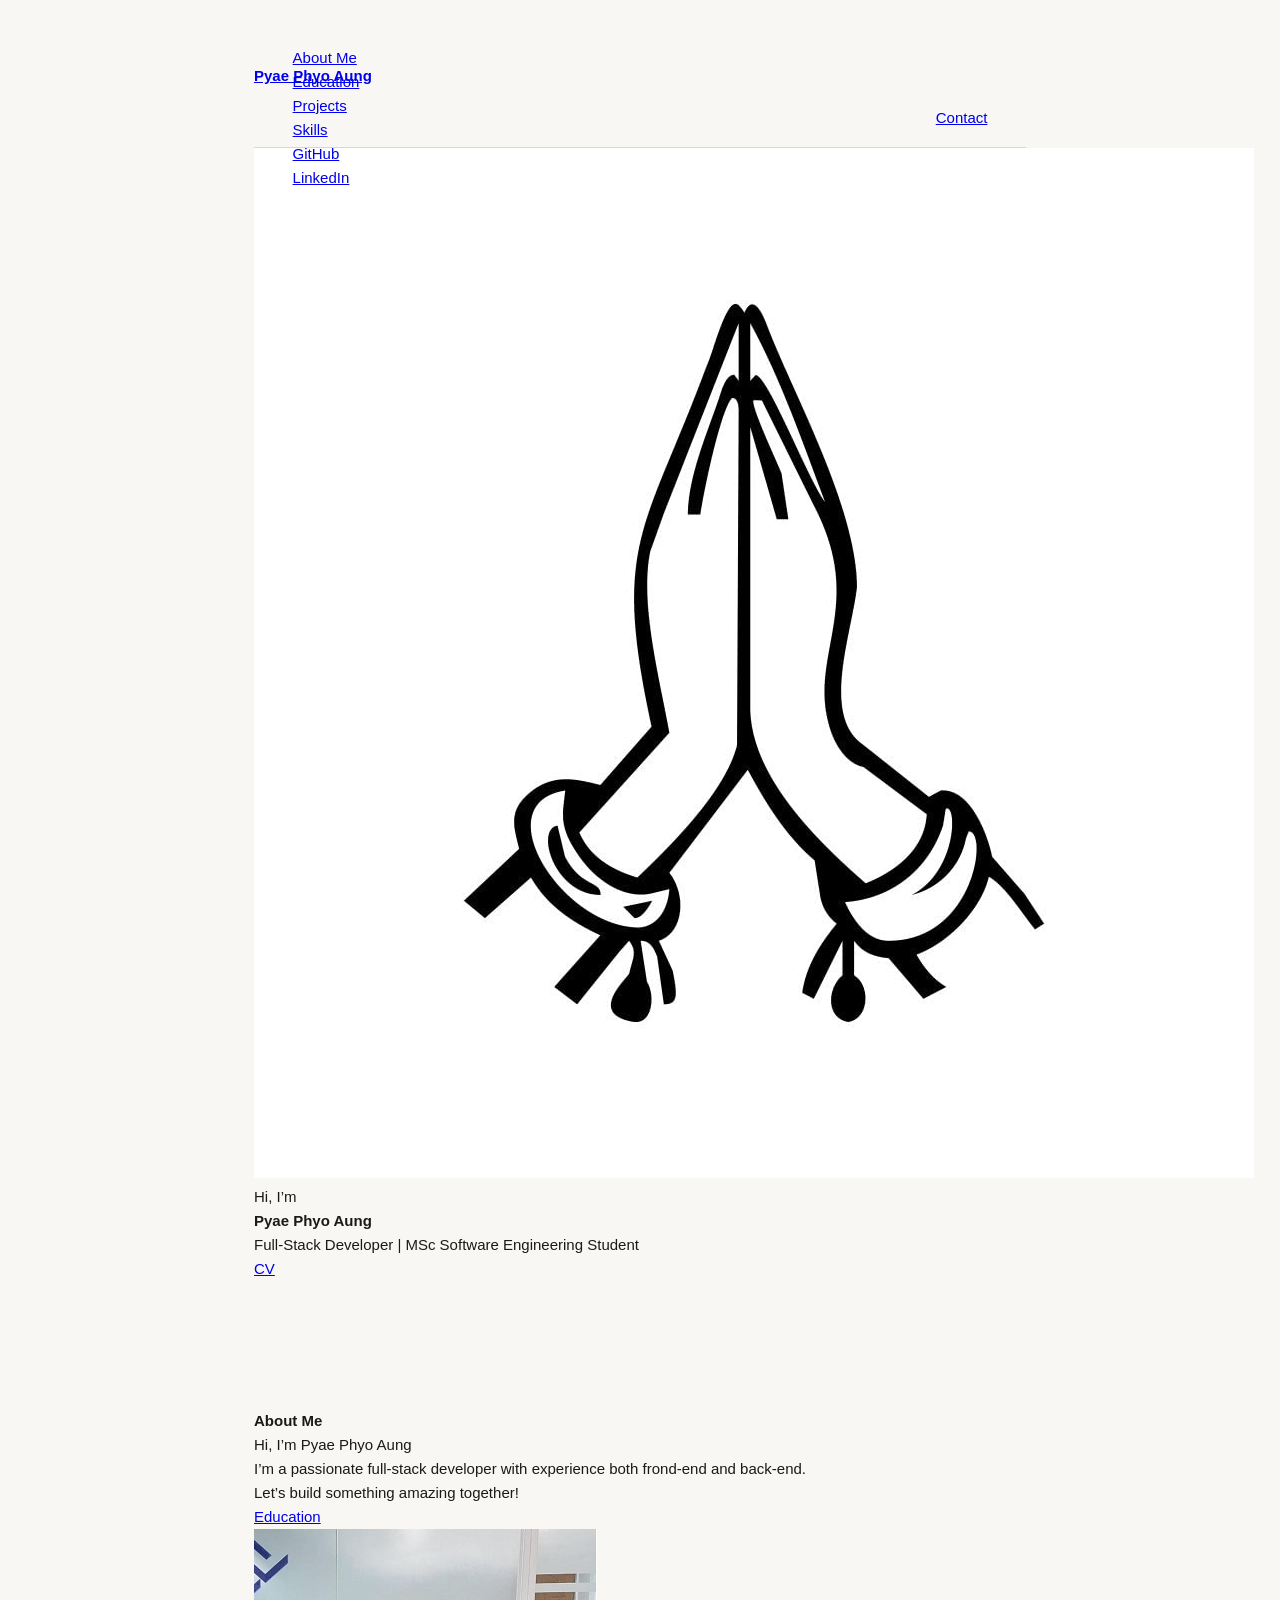
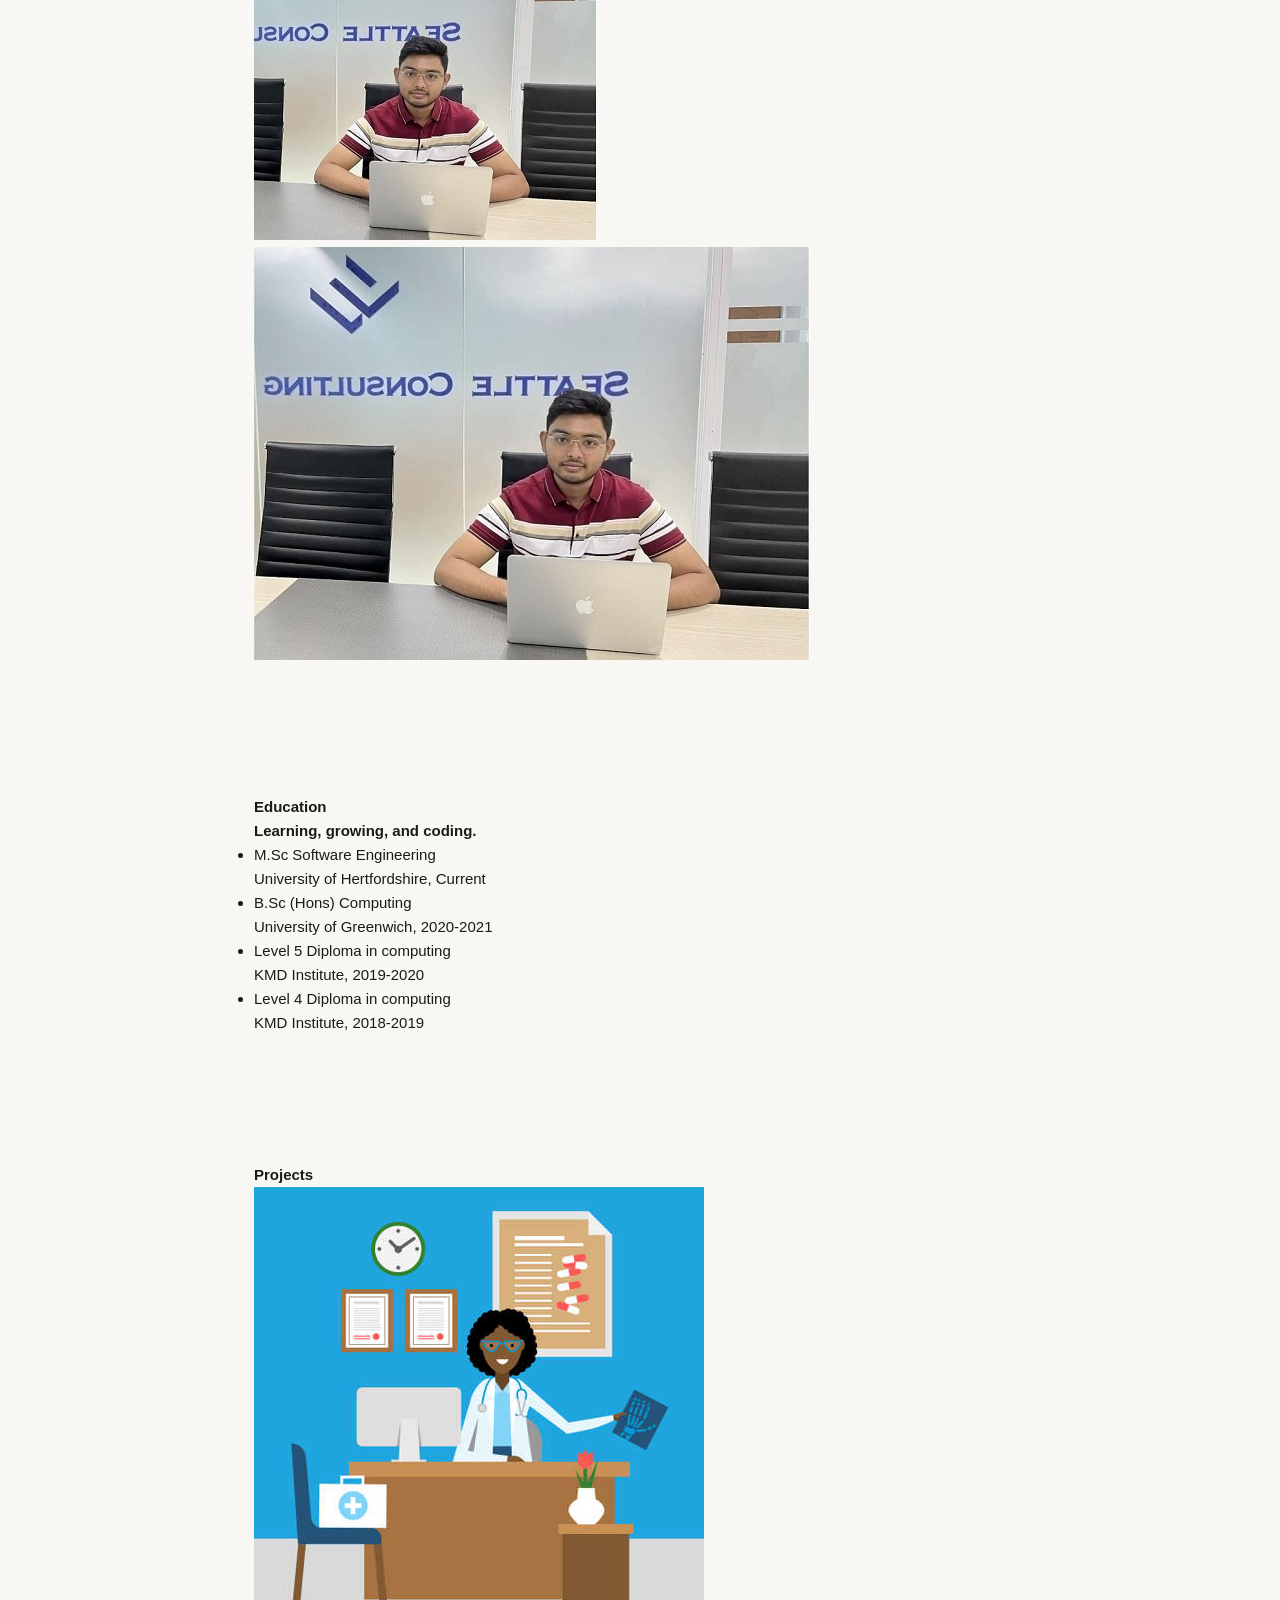
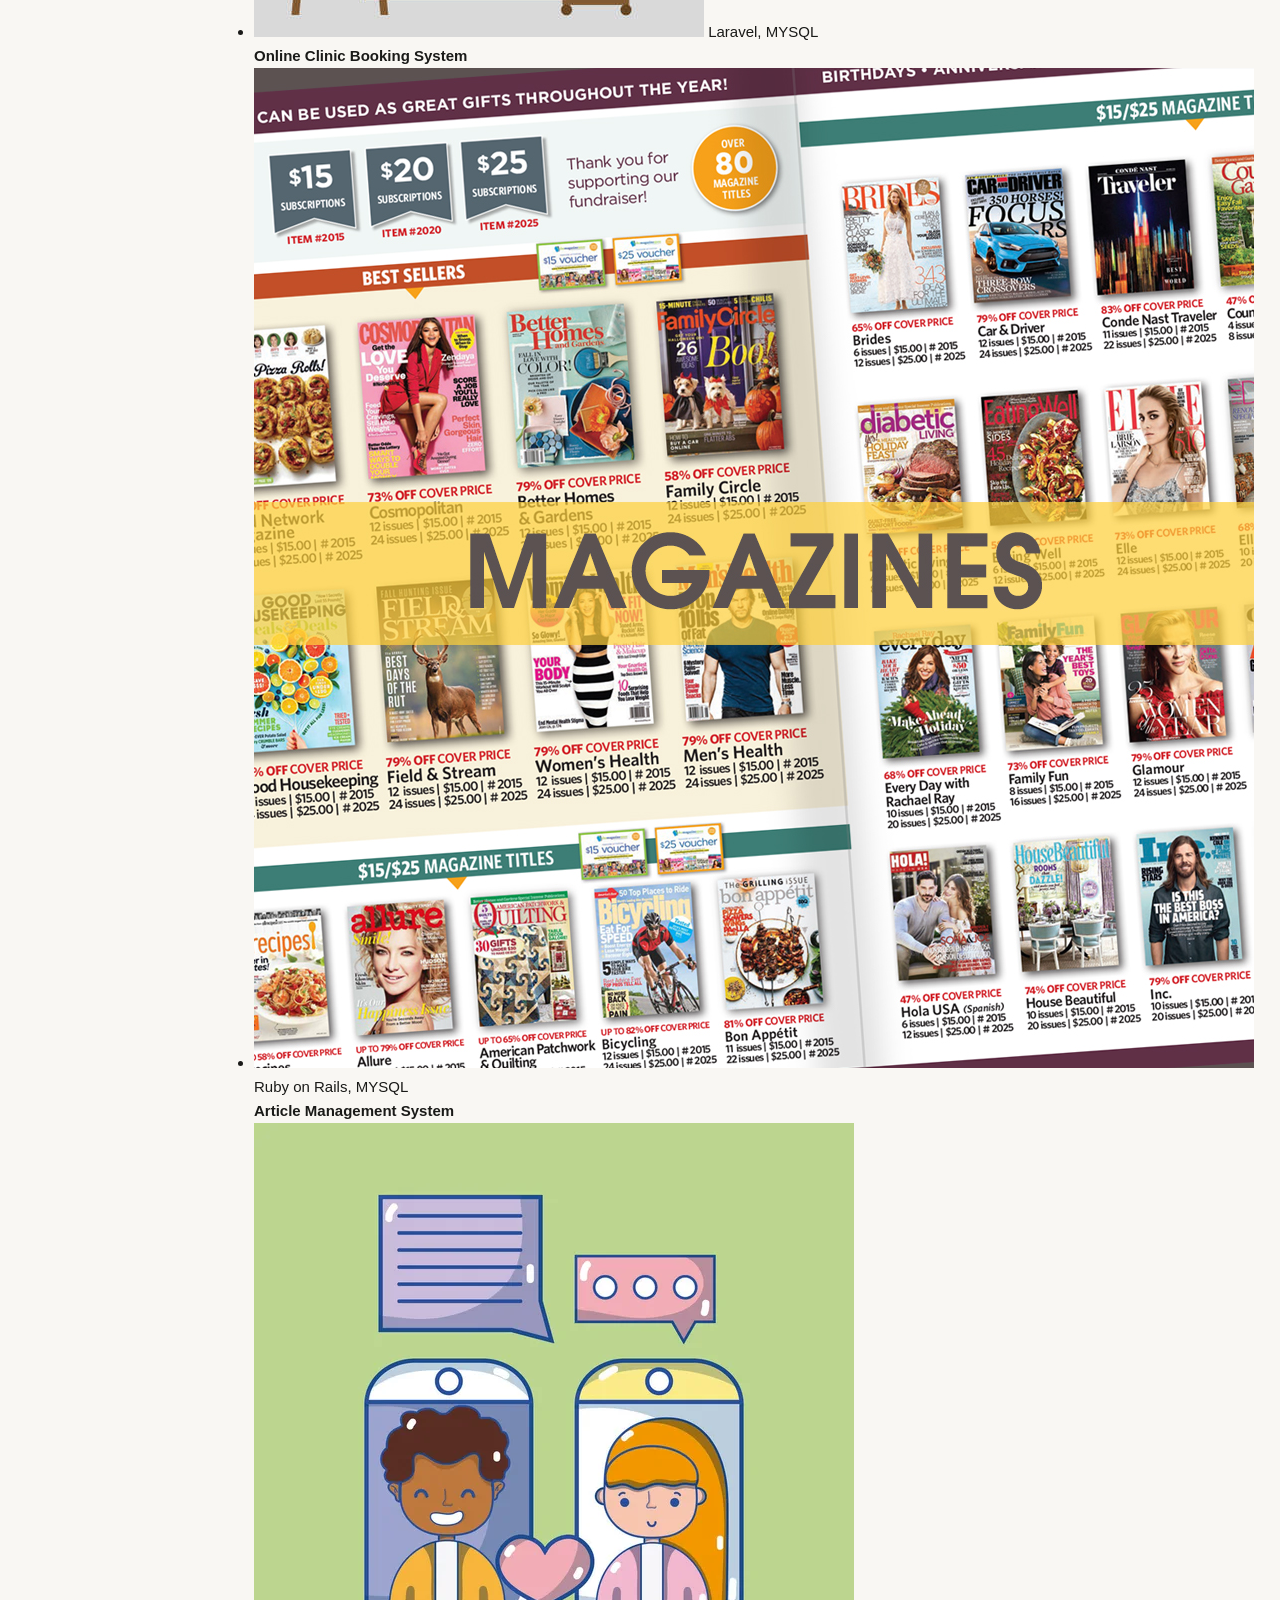
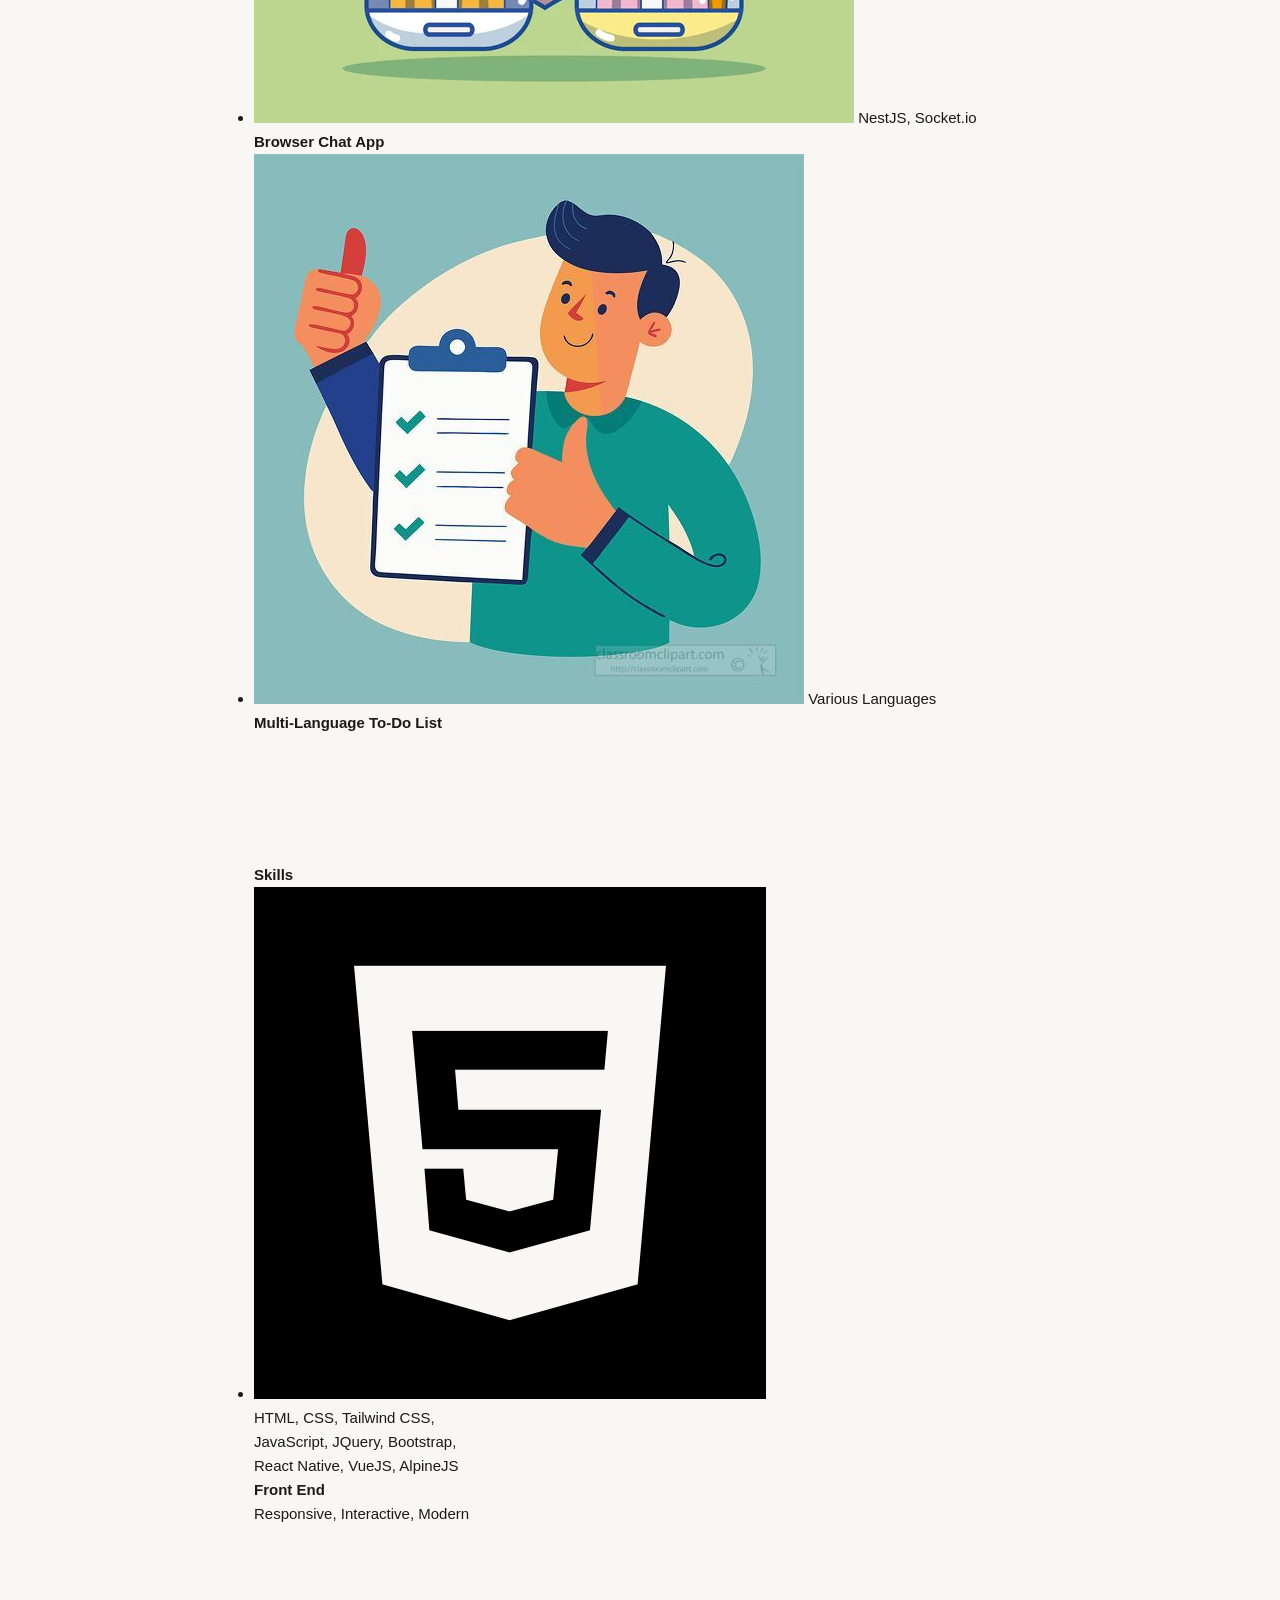
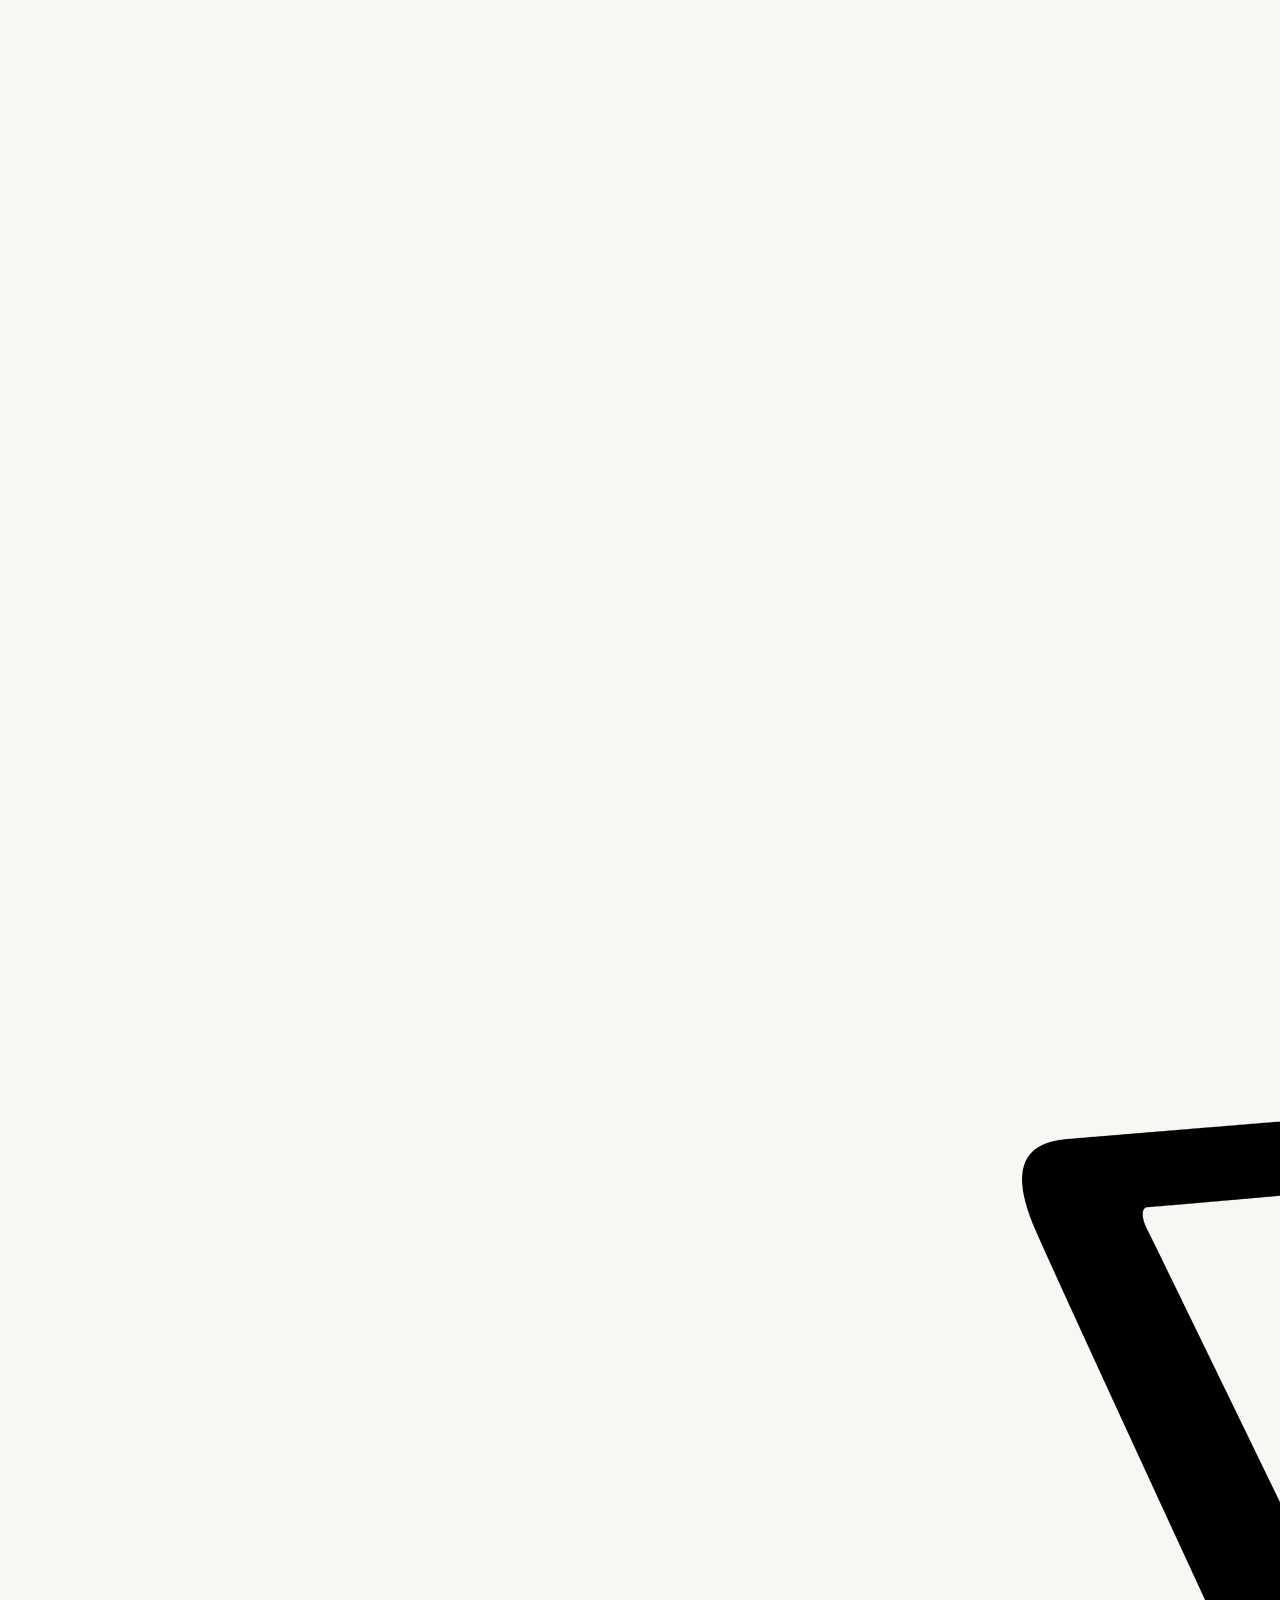
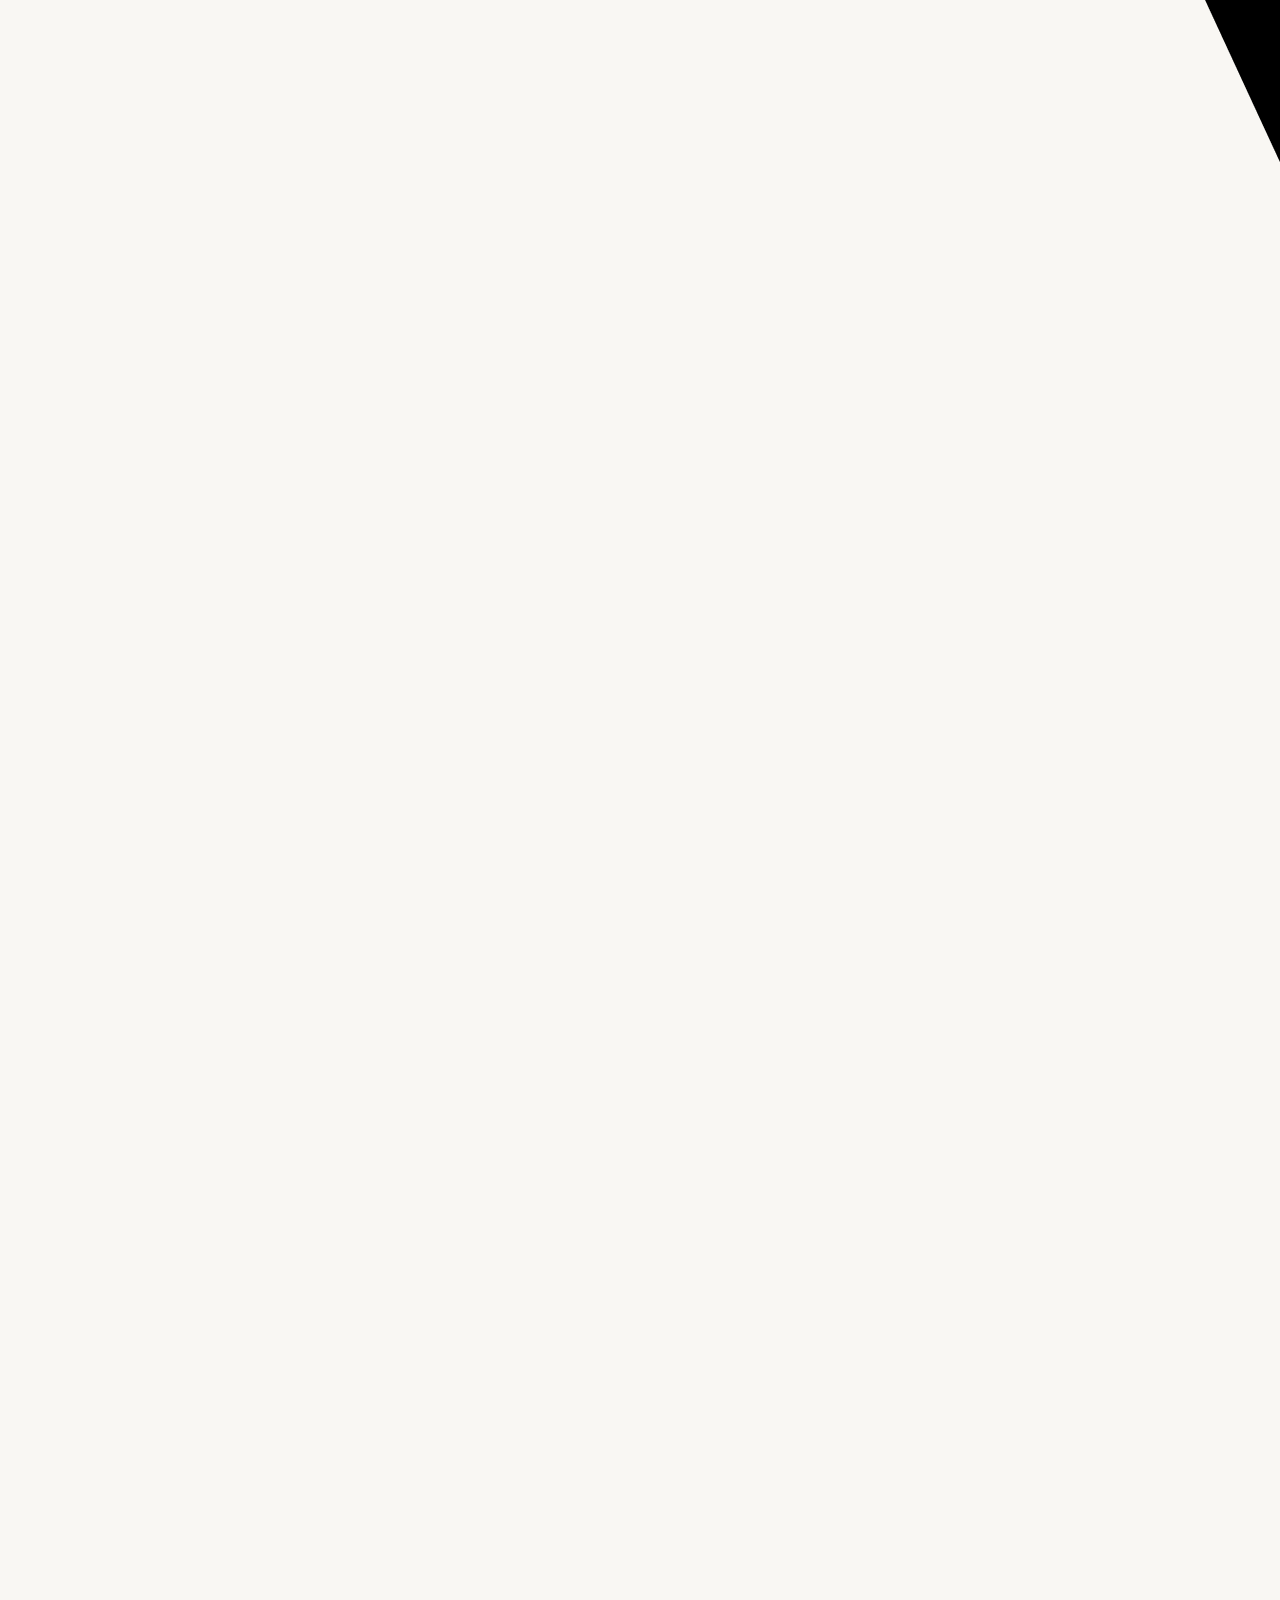
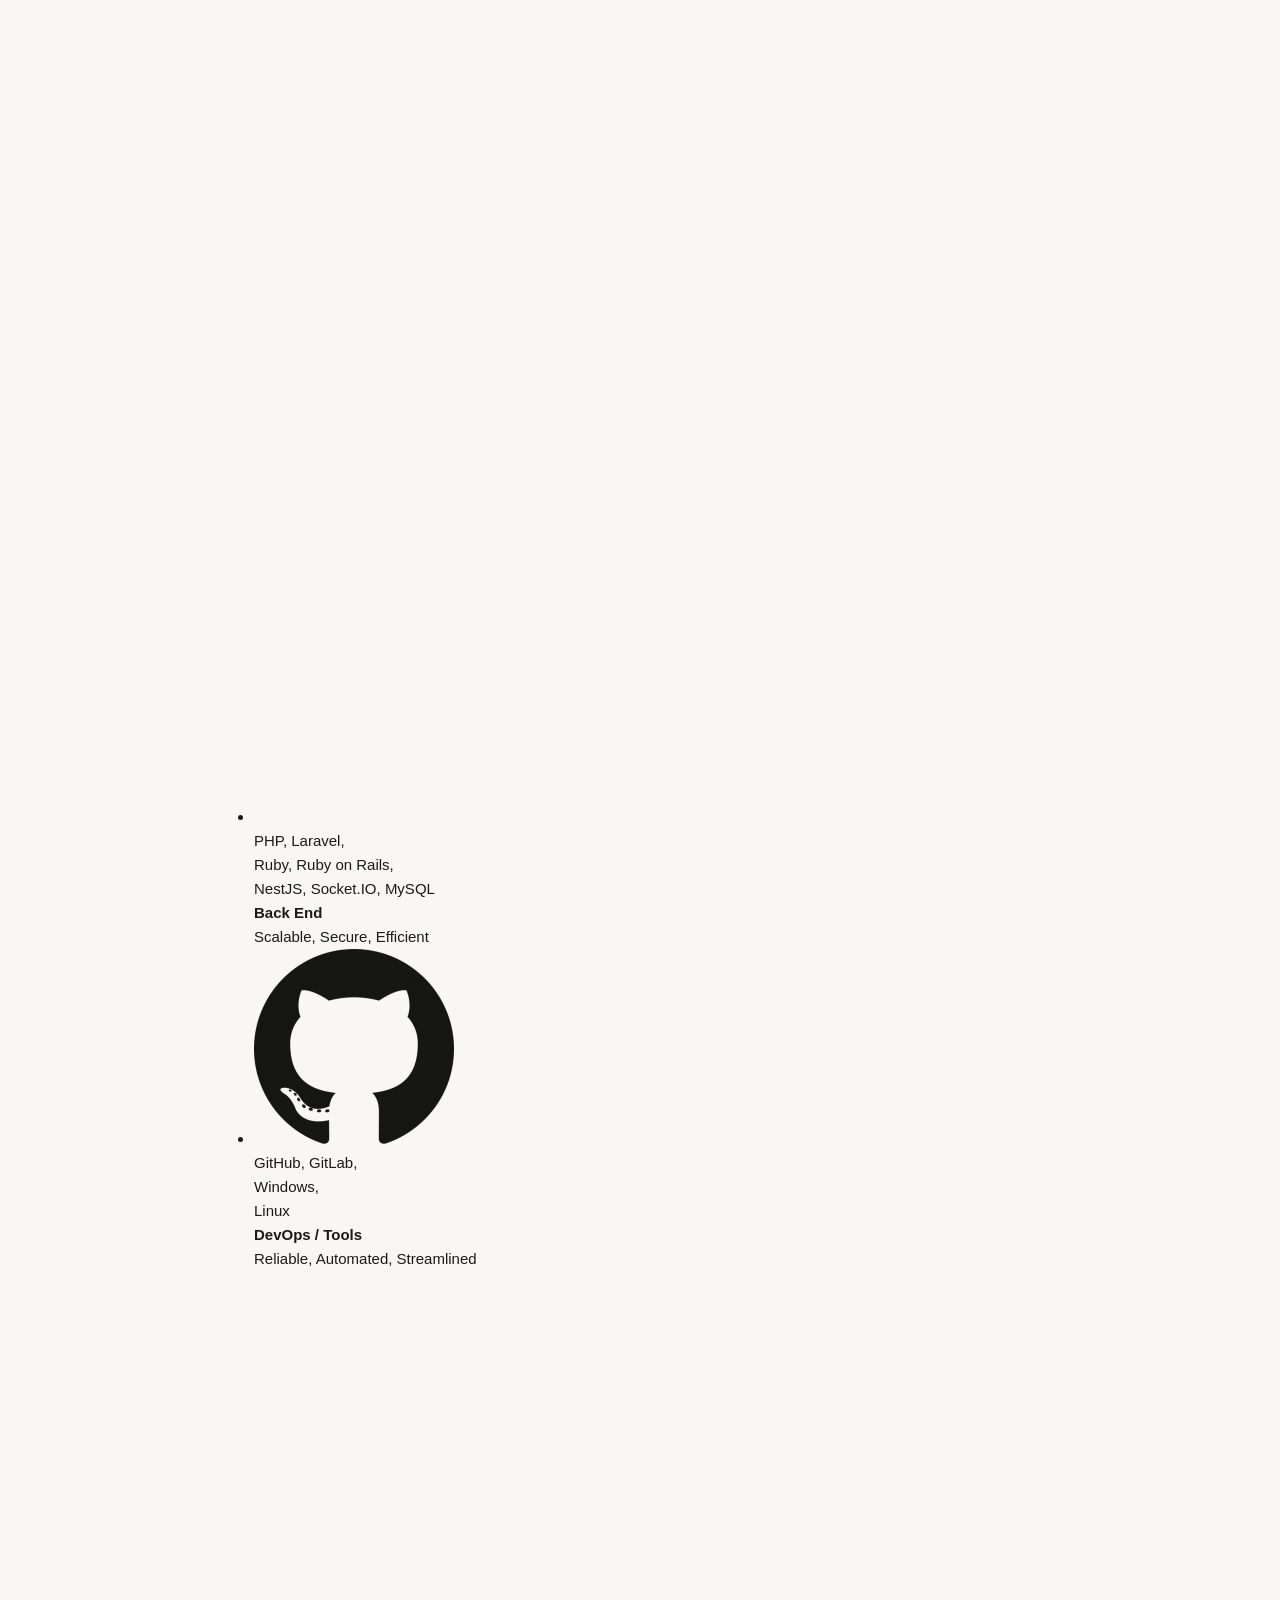
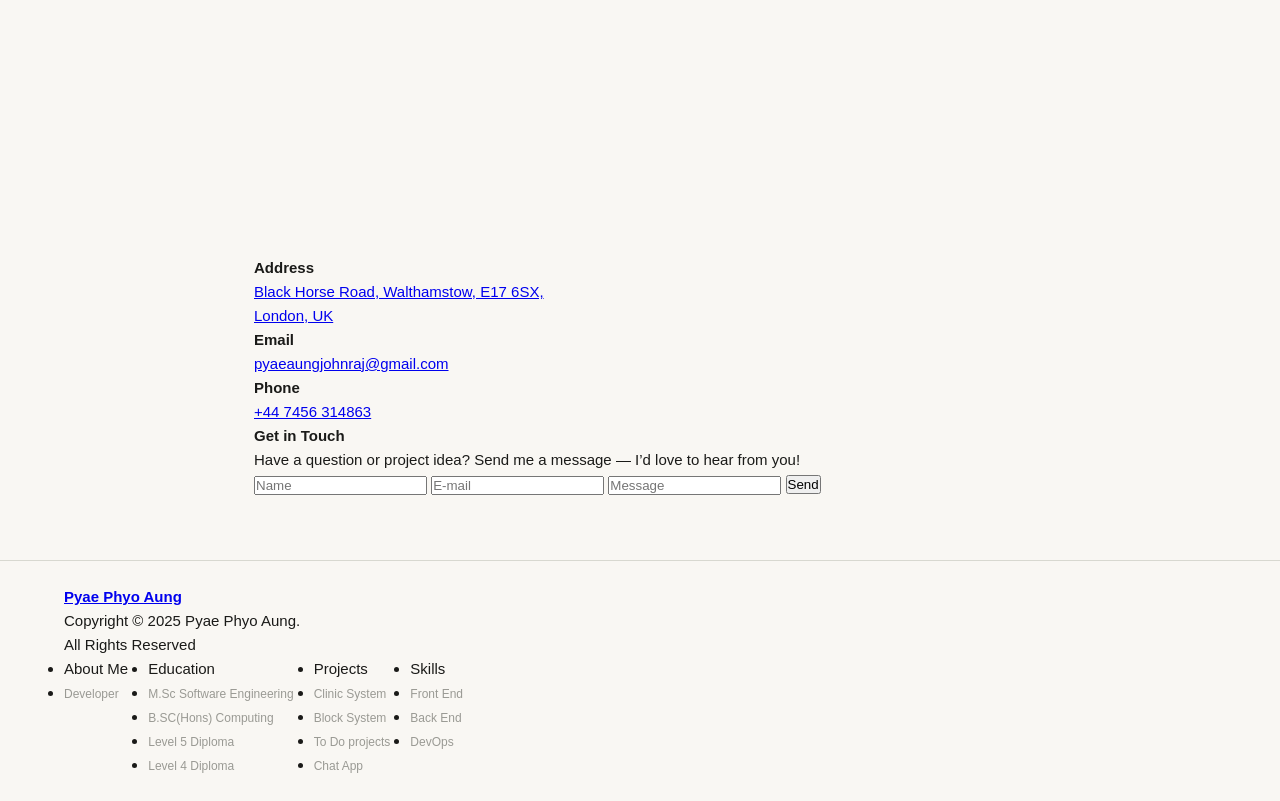
<file: index.html>
<!DOCTYPE html>
<html lang="en">

<head>
  <meta charset="UTF-8">
  <meta http-equiv="X-UA-Compatible" content="IE=edge">
  <meta name="viewport" content="width=device-width, initial-scale=1.0">
  <title>Pyae Phyo Aung</title>
  <link rel="stylesheet" href="css/reset.css">
  <link rel="stylesheet" href="css/style.css">
</head>

<body>
  <section class="sec-mainvisual sec-header">
    <header>
      <div class="h-inner clearfix">
        <h1 class="img-logo">
          <a href="#">
            Pyae Phyo Aung
          </a>
        </h1>
        <p class="btn-gnavi">
          <span></span>
          <span></span>
          <span></span>
        </p>
        <nav class="gnav">
          <ul class="clearfix menu">
            <li><a href="#second_link">About Me</a></li>
            <li><a href="#third_link">Education</a></li>
            <li><a href="#fourth_link">Projects</a></li>
            <li><a href="#fifth_link">Skills</a></li>
            <li><a href="https://github.com/Pyae-Phyo-Aung" target="_blank">GitHub</a></li>
            <li><a href="https://www.linkedin.com/in/pyae-phyo-aung-126909247" target="_blank">LinkedIn</a></li>
          </ul>
          <a href="#contact" class="com-btn contact-btn">Contact</a>
        </nav>
      </div>
    </header>
    <div class="l-inner">
      <div class="contnet-blk">
        <img src="img/vanakkam.jpg" class="img-icon" alt="Pyae Phyo Aung (Full Stack Developer)">
        <p class="contnet-text">
          Hi, I’m 
        </p>
        <h2 class="main-ttl">Pyae Phyo Aung</h2>
        <p class="contnet-text">
          Full-Stack Developer | MSc Software Engineering Student
        </p>
        <a href="./pyae_phyo_aung.pdf" class="com-btn" target="_blank">CV</a>
      </div>
    </div>
  </section>
  <!--/.sec-header-->
  <section id="second_link" class="sec-text-blk">
    <div class="l-inner clearfix">
      <div class="text-blk">
        <h3 class="com-ttl">About Me</h3>
        <p>
          Hi, I’m Pyae Phyo Aung <br> 
          I’m a passionate full-stack developer with experience both frond-end and back-end.    
          <br class="sp">
          Let’s build something amazing together!
        </p>
        <a href="#third_link" class="sm-ttl text-orange">Education</a>
      </div>
      <div class="img-blk">
        <img src="img/img_block.png" alt="About Me" class="pc">
        <img src="img/img_second_sp.png" alt="About Me" class="sp">
      </div>
    </div>
  </section>
  <!--/.sec-text-blk-->
  <section id="third_link" class="sec-influencer">
    <div class="l-inner">
      <h3 class="com-ttl text-center">Education</h3>
      <h4 class="sub-ttl text-orange">Learning, growing, and coding.</h4>
      <ul class="clearfix">
        <li>
          M.Sc Software Engineering
          <p>University of Hertfordshire, <span class="text-orange">Current</span></p>
        </li>
        <li>
          B.Sc (Hons) Computing
          <p>University of Greenwich, <span class="text-orange">2020-2021</span></p>
        </li>
        <li>
          Level 5 Diploma in computing
          <p>KMD Institute, <span class="text-orange">2019-2020</span></p>
        </li>
        <li>
          Level 4 Diploma in computing
          <p>KMD Institute, <span class="text-orange">2018-2019</span></p>
        </li>
      </ul>
    </div>
  </section>
  <!--/.sec-influencer-->
  <section id="fourth_link" class="sec-card">
    <div class="l-inner">
      <h3 class="com-ttl text-center">Projects</h3>
      <ul class="clearfix">
        <li>
          <img src="img/img_clinic.jpg" alt="Online Clinic Booking System">
          <span>Laravel, MYSQL</span>
          <h4 class="sm-ttl">Online Clinic Booking System</h4>
        </li>
        <li>
          <img src="img/img_article.jpg" alt="Article Management System">
          <span>Ruby on Rails, MYSQL</span>
          <h4 class="sm-ttl">Article Management System</h4>
        </li>
        <li>
          <img src="img/img_chat.jpg" alt="Browser Chat App">
          <span>NestJS, Socket.io</span>
          <h4 class="sm-ttl">Browser Chat App</h4>
        </li>
        <li>
          <img src="img/img_to_do.jpg" alt="Multi-Language To-Do List">
          <span>Various Languages</span>
          <h4 class="sm-ttl">Multi-Language To-Do List</h4>
        </li>
      </ul>
    </div>
  </section>
  <!--/.sec-card-->
  <section id="fifth_link" class="sec-fifth-blogs">
    <div class="l-inner">
      <h3 class="com-ttl text-center">Skills</h3>
      <ul class="clearfix about-person">
        <li>
          <img src="img/img_front_end.png" alt="Front End" class="radius">
          <p>
            HTML, CSS, Tailwind CSS, <br class="sp"> JavaScript, JQuery, Bootstrap, <br class="sp"> React Native, VueJS, AlpineJS
          </p>
          <h4 class="com-ttl">Front End</h4>
          <span>Responsive, Interactive, Modern</span>
        </li>
        <li>
          <img src="img/img_back_end.png" alt="Back End" class="radius">
          <p>PHP, Laravel, <br> Ruby, Ruby on Rails, <br> NestJS, Socket.IO, MySQL</p>
          <h4 class="com-ttl">Back End</h4>
          <span>Scalable, Secure, Efficient</span>
        </li>
        <li>
          <img src="img/img_tools.png" alt="DevOps / Tools" class="radius">
          <p>GitHub, GitLab,<br> Windows, <br> Linux</p>
          <h4 class="com-ttl">DevOps / Tools</h4>
          <span>Reliable, Automated, Streamlined</span>
        </li>
      </ul>
    </div>
  </section>
  <!--/.sec-fifth-blogs-->
  <section id="contact" class="sec-feedback">
    <div class="l-inner clearfix">
      <div class="map">
        <iframe src="https://www.google.com/maps/embed?pb=!1m14!1m12!1m3!1d4957.826639281979!2d-0.0406143000000016!3d51.58815200000002!2m3!1f0!2f0!3f0!3m2!1i1024!2i768!4f13.1!5e0!3m2!1sen!2suk!4v1746293364090!5m2!1sen!2suk" width="600" height="450" style="border:0;" allowfullscreen="" loading="lazy" referrerpolicy="no-referrer-when-downgrade"></iframe>
        <div class="contact clearfix">
          <div class="address">
            <h6>Address</h6>
            <p>
              <a href="https://maps.app.goo.gl/G2nE5D73Vb6Hj4Sk6" target="_blank">Black Horse Road, Walthamstow, E17 6SX, <br>London, UK</a>
            </p>
          </div>
          <div class="mail-phone">
            <h6>Email</h6>
            <p class="text-orange">
              <a href="mailto:pyaeaungjohnraj@gmail.com" class="text-orange">
                pyaeaungjohnraj@gmail.com
              </a>
            </p>
            <h6>Phone</h6>
            <p>
              <a href="tel:+459123456789">+44 7456 314863</a>
            </p>
          </div>
        </div>
      </div>
      <div class="feedback-from">
        <h5>Get in Touch</h5>
        <p class="small-text">Have a question or project idea? Send me a message — I’d love to hear from you!</p>
        <form action="#">
          <input class="txt-box" type="text" placeholder="Name">
          <input class="txt-box" type="email" placeholder="E-mail">
          <input class="txt-box" type="text" placeholder="Message">
          <button type="submit" class="com-btn">Send</button>
        </form>
      </div>
    </div>
  </section>
  <!--/.sec-feedback-->
  <footer class="footer">
    <div class="l-inner clearfix">
      <div class="copyright">
        <a href="#">
          <h5>Pyae Phyo Aung</h5>
        </a>
        <p>Copyright &copy; 2025 Pyae Phyo Aung. <br>All Rights Reserved</p>
      </div>
      <div class="footer-nav clearfix">
        <ul>
          <li>About Me</li>
          <li><a href="#second_link">Developer</a></li>
        </ul>
        <ul>
          <li>Education</li>
          <li><a href="#">M.Sc Software Engineering</a></li>
          <li><a href="#">B.SC(Hons) Computing</a></li>
          <li><a href="#">Level 5 Diploma</a></li>
          <li><a href="#">Level 4 Diploma</a></li>
        </ul>
        <ul>
          <li>Projects</li>
          <li><a href="#">Clinic System</a></li>
          <li><a href="#">Block System</a></li>
          <li><a href="#">To Do projects</a></li>
          <li><a href="#">Chat App</a></li>
        </ul>
        <ul>
          <li>Skills</li>
          <li><a href="#">Front End</a></li>
          <li><a href="#">Back End</a></li>
          <li><a href="#">DevOps</a></li>
        </ul>
      </div>
    </div>
  </footer>
  <!--/.footer -->
  <script src="js/library/jquery-3.6.1.min.js"></script>
  <script src="js/common.js"></script>
</body>

</html>
</file>
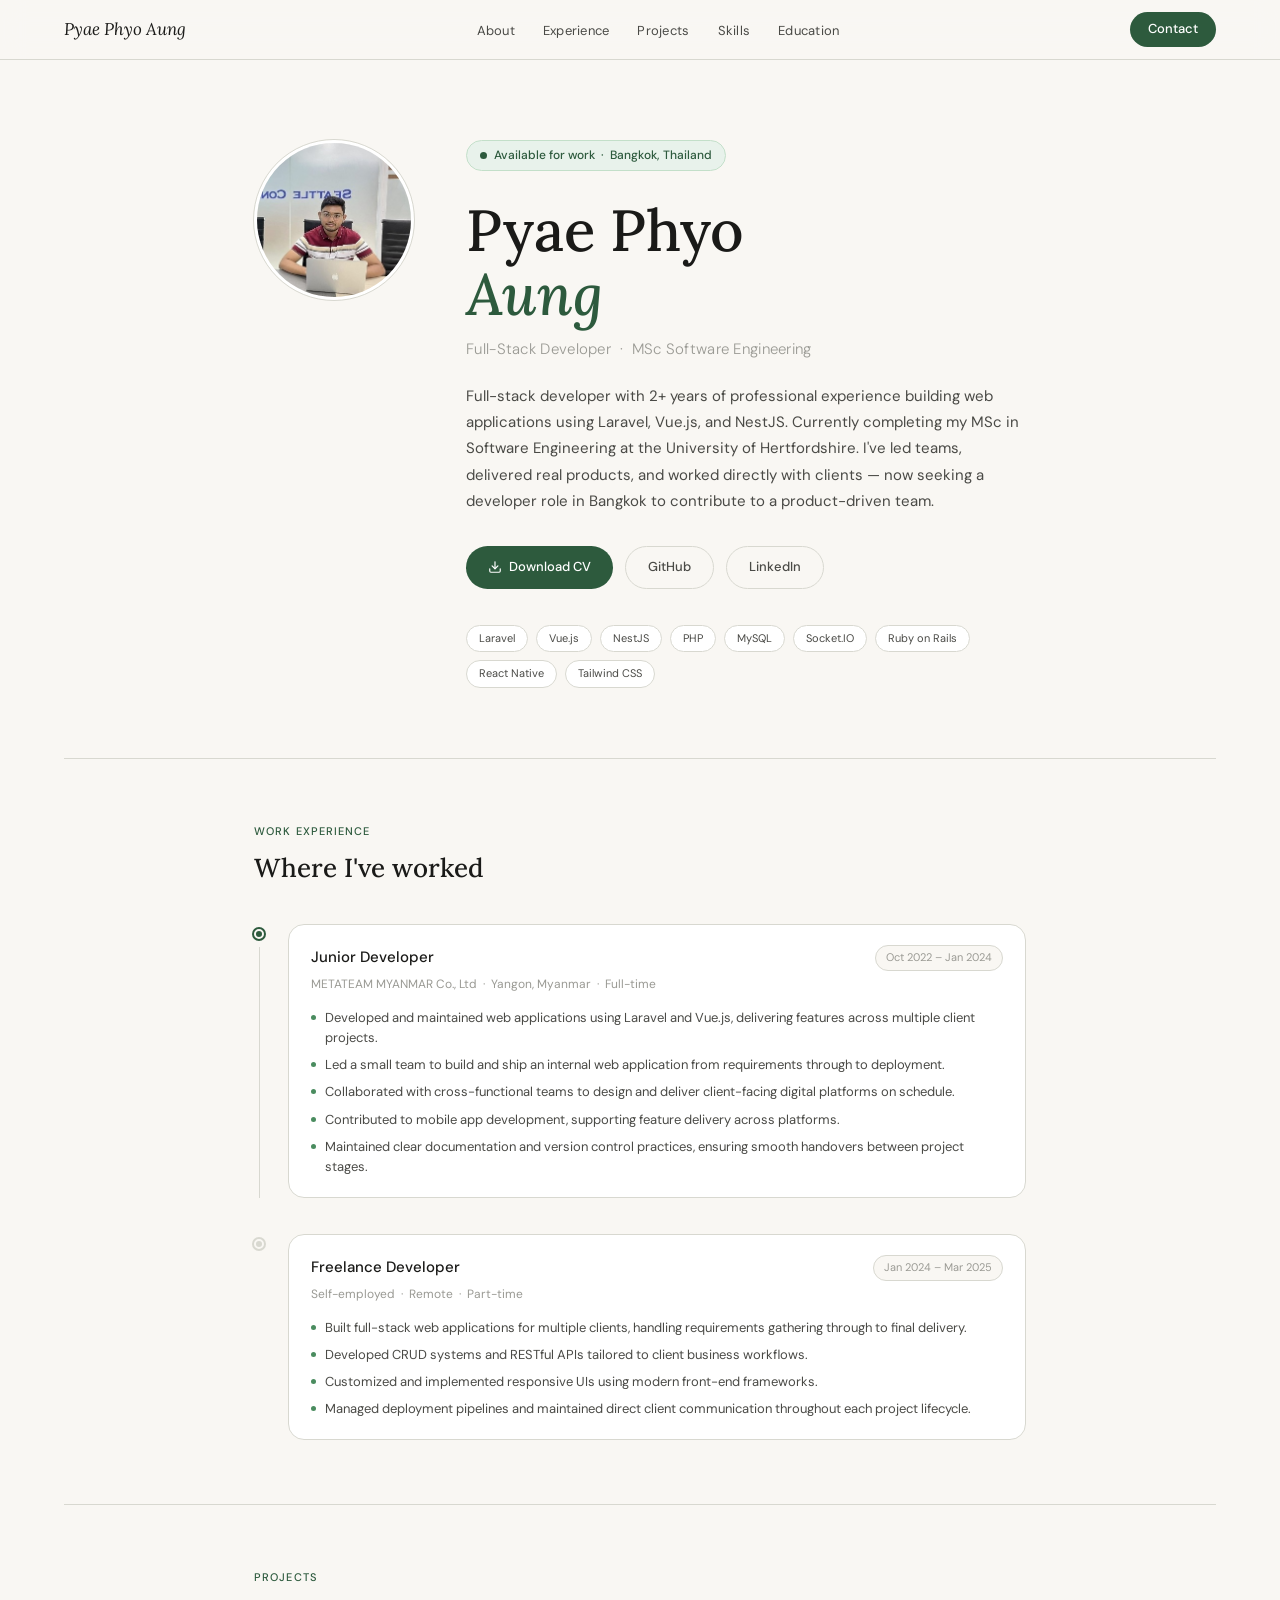
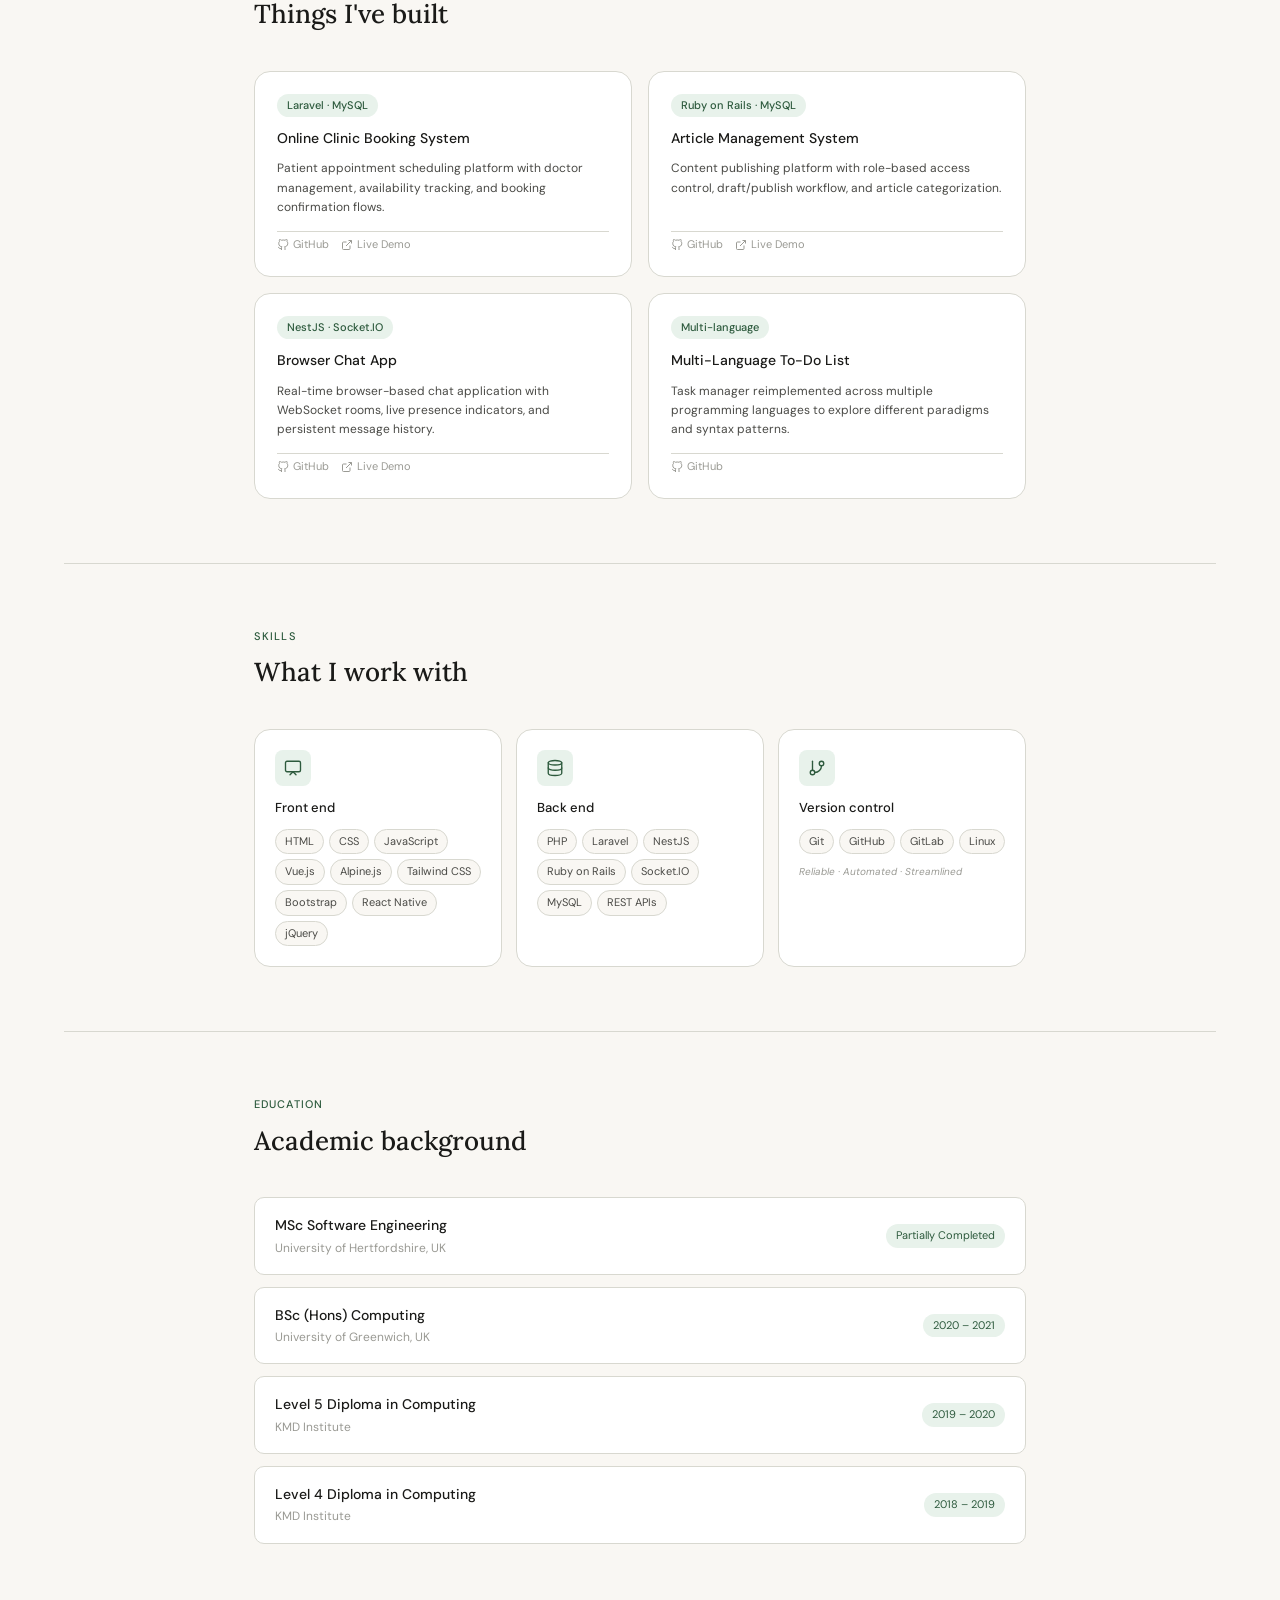
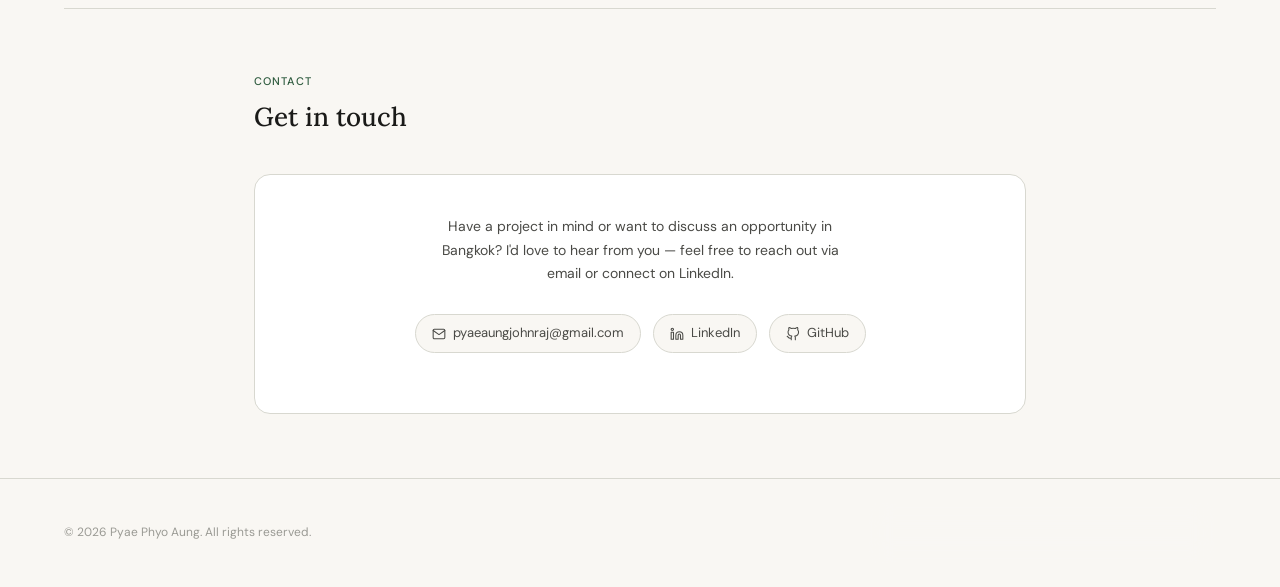
<file: index (1).html>
<!DOCTYPE html>
<html lang="en">
<head>
<meta charset="UTF-8" />
<meta name="viewport" content="width=device-width, initial-scale=1.0" />
<title>Pyae Phyo Aung — Full-Stack Developer</title>
<link rel="preconnect" href="https://fonts.googleapis.com" />
<link rel="preconnect" href="https://fonts.gstatic.com" crossorigin />
<link href="https://fonts.googleapis.com/css2?family=Lora:ital,wght@0,400;0,500;1,400&family=DM+Sans:wght@300;400;500&display=swap" rel="stylesheet" />
<link rel="stylesheet" href="css/style.css">
</head>
<body>

<!-- NAV -->
<nav>
  <a href="#" class="nav-logo">Pyae Phyo Aung</a>
  <ul class="nav-links">
    <li><a href="#about">About</a></li>
    <li><a href="#experience">Experience</a></li>
    <li><a href="#projects">Projects</a></li>
    <li><a href="#skills">Skills</a></li>
    <li><a href="#education">Education</a></li>
  </ul>
  <a href="#contact" class="nav-cta">Contact</a>
</nav>

<!-- HERO -->
<div class="hero" id="about">
  <div class="hero-inner">

    <div class="hero-photo-col">
      <img src="./img/img_block.png" alt="Pyae Phyo Aung" class="hero-photo"
        onerror="this.style.display='none'; this.nextElementSibling.style.display='flex';" />
      
    </div>

    <div class="hero-text-col">
      <div class="hero-badge">Available for work &nbsp;·&nbsp; Bangkok, Thailand</div>
      <h1>Pyae Phyo<br><em> Aung</em></h1>
      <div class="hero-role">Full-Stack Developer &nbsp;·&nbsp; MSc Software Engineering</div>
      <p class="hero-bio">
        Full-stack developer with 2+ years of professional experience building web applications using Laravel, Vue.js, and NestJS. Currently completing my MSc in Software Engineering at the University of Hertfordshire. I've led teams, delivered real products, and worked directly with clients — now seeking a developer role in Bangkok to contribute to a product-driven team.
      </p>
      <div class="hero-actions">
        <a href="pyae_phyo_aung.pdf" class="btn btn-solid" download>
          <svg width="14" height="14" viewBox="0 0 24 24" fill="none" stroke="currentColor" stroke-width="2" stroke-linecap="round" stroke-linejoin="round"><path d="M21 15v4a2 2 0 0 1-2 2H5a2 2 0 0 1-2-2v-4"/><polyline points="7 10 12 15 17 10"/><line x1="12" y1="15" x2="12" y2="3"/></svg>
          Download CV
        </a>
        <a href="https://github.com/Pyae-Phyo-Aung" class="btn btn-ghost" target="_blank">GitHub</a>
        <a href="https://www.linkedin.com/in/pyae-phyo-aung-126909247" class="btn btn-ghost" target="_blank">LinkedIn</a>
      </div>
      <div class="hero-stack">
        <span class="stack-chip">Laravel</span>
        <span class="stack-chip">Vue.js</span>
        <span class="stack-chip">NestJS</span>
        <span class="stack-chip">PHP</span>
        <span class="stack-chip">MySQL</span>
        <span class="stack-chip">Socket.IO</span>
        <span class="stack-chip">Ruby on Rails</span>
        <span class="stack-chip">React Native</span>
        <span class="stack-chip">Tailwind CSS</span>
      </div>
    </div>

  </div>
</div>

<div class="divider"></div>

<!-- EXPERIENCE -->
<section id="experience">
  <div class="sec-eyebrow">Work experience</div>
  <div class="sec-title">Where I've worked</div>
  <div class="exp-list">

    <div class="exp-item">
      <div class="exp-left">
        <div class="exp-dot3"></div>
        <div class="exp-track"></div>
      </div>
      <div class="exp-card">
        <div class="exp-card-head">
          <div class="exp-card-title">Junior Developer</div>
          <div class="exp-card-date">Oct 2022 – Jan 2024</div>
        </div>
        <div class="exp-card-co">METATEAM MYANMAR Co., Ltd &nbsp;·&nbsp; Yangon, Myanmar &nbsp;·&nbsp; Full-time</div>
        <ul class="exp-card-ul">
          <li>Developed and maintained web applications using Laravel and Vue.js, delivering features across multiple client projects.</li>
          <li>Led a small team to build and ship an internal web application from requirements through to deployment.</li>
          <li>Collaborated with cross-functional teams to design and deliver client-facing digital platforms on schedule.</li>
          <li>Contributed to mobile app development, supporting feature delivery across platforms.</li>
          <li>Maintained clear documentation and version control practices, ensuring smooth handovers between project stages.</li>
        </ul>
      </div>
    </div>

    <div class="exp-item">
      <div class="exp-left">
        <div class="exp-dot3 muted"></div>
      </div>
      <div class="exp-card">
        <div class="exp-card-head">
          <div class="exp-card-title">Freelance Developer</div>
          <div class="exp-card-date">Jan 2024 – Mar 2025</div>
        </div>
        <div class="exp-card-co">Self-employed &nbsp;·&nbsp; Remote &nbsp;·&nbsp; Part-time</div>
        <ul class="exp-card-ul">
          <li>Built full-stack web applications for multiple clients, handling requirements gathering through to final delivery.</li>
          <li>Developed CRUD systems and RESTful APIs tailored to client business workflows.</li>
          <li>Customized and implemented responsive UIs using modern front-end frameworks.</li>
          <li>Managed deployment pipelines and maintained direct client communication throughout each project lifecycle.</li>
        </ul>
      </div>
    </div>

  </div>
</section>

<div class="divider"></div>

<!-- PROJECTS -->
<section id="projects">
  <div class="sec-eyebrow">Projects</div>
  <div class="sec-title">Things I've built</div>
  <div class="proj-grid">

    <div class="proj-card">
      <div class="proj-stack-label">Laravel · MySQL</div>
      <div class="proj-name">Online Clinic Booking System</div>
      <div class="proj-desc">Patient appointment scheduling platform with doctor management, availability tracking, and booking confirmation flows.</div>
      <div class="proj-links">
        <a href="#" class="proj-link">
          <svg viewBox="0 0 24 24" fill="none" stroke="currentColor" stroke-width="2"><path d="M9 19c-5 1.5-5-2.5-7-3m14 6v-3.87a3.37 3.37 0 0 0-.94-2.61c3.14-.35 6.44-1.54 6.44-7A5.44 5.44 0 0 0 20 4.77 5.07 5.07 0 0 0 19.91 1S18.73.65 16 2.48a13.38 13.38 0 0 0-7 0C6.27.65 5.09 1 5.09 1A5.07 5.07 0 0 0 5 4.77a5.44 5.44 0 0 0-1.5 3.78c0 5.42 3.3 6.61 6.44 7A3.37 3.37 0 0 0 9 18.13V22"/></svg>
          GitHub
        </a>
        <a href="#" class="proj-link">
          <svg viewBox="0 0 24 24" fill="none" stroke="currentColor" stroke-width="2"><path d="M18 13v6a2 2 0 0 1-2 2H5a2 2 0 0 1-2-2V8a2 2 0 0 1 2-2h6"/><polyline points="15 3 21 3 21 9"/><line x1="10" y1="14" x2="21" y2="3"/></svg>
          Live Demo
        </a>
      </div>
    </div>

    <div class="proj-card">
      <div class="proj-stack-label">Ruby on Rails · MySQL</div>
      <div class="proj-name">Article Management System</div>
      <div class="proj-desc">Content publishing platform with role-based access control, draft/publish workflow, and article categorization.</div>
      <div class="proj-links">
        <a href="#" class="proj-link">
          <svg viewBox="0 0 24 24" fill="none" stroke="currentColor" stroke-width="2"><path d="M9 19c-5 1.5-5-2.5-7-3m14 6v-3.87a3.37 3.37 0 0 0-.94-2.61c3.14-.35 6.44-1.54 6.44-7A5.44 5.44 0 0 0 20 4.77 5.07 5.07 0 0 0 19.91 1S18.73.65 16 2.48a13.38 13.38 0 0 0-7 0C6.27.65 5.09 1 5.09 1A5.07 5.07 0 0 0 5 4.77a5.44 5.44 0 0 0-1.5 3.78c0 5.42 3.3 6.61 6.44 7A3.37 3.37 0 0 0 9 18.13V22"/></svg>
          GitHub
        </a>
        <a href="#" class="proj-link">
          <svg viewBox="0 0 24 24" fill="none" stroke="currentColor" stroke-width="2"><path d="M18 13v6a2 2 0 0 1-2 2H5a2 2 0 0 1-2-2V8a2 2 0 0 1 2-2h6"/><polyline points="15 3 21 3 21 9"/><line x1="10" y1="14" x2="21" y2="3"/></svg>
          Live Demo
        </a>
      </div>
    </div>

    <div class="proj-card">
      <div class="proj-stack-label">NestJS · Socket.IO</div>
      <div class="proj-name">Browser Chat App</div>
      <div class="proj-desc">Real-time browser-based chat application with WebSocket rooms, live presence indicators, and persistent message history.</div>
      <div class="proj-links">
        <a href="#" class="proj-link">
          <svg viewBox="0 0 24 24" fill="none" stroke="currentColor" stroke-width="2"><path d="M9 19c-5 1.5-5-2.5-7-3m14 6v-3.87a3.37 3.37 0 0 0-.94-2.61c3.14-.35 6.44-1.54 6.44-7A5.44 5.44 0 0 0 20 4.77 5.07 5.07 0 0 0 19.91 1S18.73.65 16 2.48a13.38 13.38 0 0 0-7 0C6.27.65 5.09 1 5.09 1A5.07 5.07 0 0 0 5 4.77a5.44 5.44 0 0 0-1.5 3.78c0 5.42 3.3 6.61 6.44 7A3.37 3.37 0 0 0 9 18.13V22"/></svg>
          GitHub
        </a>
        <a href="#" class="proj-link">
          <svg viewBox="0 0 24 24" fill="none" stroke="currentColor" stroke-width="2"><path d="M18 13v6a2 2 0 0 1-2 2H5a2 2 0 0 1-2-2V8a2 2 0 0 1 2-2h6"/><polyline points="15 3 21 3 21 9"/><line x1="10" y1="14" x2="21" y2="3"/></svg>
          Live Demo
        </a>
      </div>
    </div>

    <div class="proj-card">
      <div class="proj-stack-label">Multi-language</div>
      <div class="proj-name">Multi-Language To-Do List</div>
      <div class="proj-desc">Task manager reimplemented across multiple programming languages to explore different paradigms and syntax patterns.</div>
      <div class="proj-links">
        <a href="#" class="proj-link">
          <svg viewBox="0 0 24 24" fill="none" stroke="currentColor" stroke-width="2"><path d="M9 19c-5 1.5-5-2.5-7-3m14 6v-3.87a3.37 3.37 0 0 0-.94-2.61c3.14-.35 6.44-1.54 6.44-7A5.44 5.44 0 0 0 20 4.77 5.07 5.07 0 0 0 19.91 1S18.73.65 16 2.48a13.38 13.38 0 0 0-7 0C6.27.65 5.09 1 5.09 1A5.07 5.07 0 0 0 5 4.77a5.44 5.44 0 0 0-1.5 3.78c0 5.42 3.3 6.61 6.44 7A3.37 3.37 0 0 0 9 18.13V22"/></svg>
          GitHub
        </a>
      </div>
    </div>

  </div>
</section>

<div class="divider"></div>

<!-- SKILLS -->
<section id="skills">
  <div class="sec-eyebrow">Skills</div>
  <div class="sec-title">What I work with</div>
  <div class="skills-grid">

    <div class="skill-card">
      <div class="skill-icon-wrap">
        <svg viewBox="0 0 24 24"><rect x="2" y="3" width="20" height="14" rx="2"/><polyline points="8 21 12 17 16 21"/></svg>
      </div>
      <div class="skill-card-title">Front end</div>
      <div class="skill-tags">
        <span class="skill-tag">HTML</span>
        <span class="skill-tag">CSS</span>
        <span class="skill-tag">JavaScript</span>
        <span class="skill-tag">Vue.js</span>
        <span class="skill-tag">Alpine.js</span>
        <span class="skill-tag">Tailwind CSS</span>
        <span class="skill-tag">Bootstrap</span>
        <span class="skill-tag">React Native</span>
        <span class="skill-tag">jQuery</span>
      </div>
    </div>

    <div class="skill-card">
      <div class="skill-icon-wrap">
        <svg viewBox="0 0 24 24"><ellipse cx="12" cy="5" rx="9" ry="3"/><path d="M21 12c0 1.66-4 3-9 3s-9-1.34-9-3"/><path d="M3 5v14c0 1.66 4 3 9 3s9-1.34 9-3V5"/></svg>
      </div>
      <div class="skill-card-title">Back end</div>
      <div class="skill-tags">
        <span class="skill-tag">PHP</span>
        <span class="skill-tag">Laravel</span>
        <span class="skill-tag">NestJS</span>
        <span class="skill-tag">Ruby on Rails</span>
        <span class="skill-tag">Socket.IO</span>
        <span class="skill-tag">MySQL</span>
        <span class="skill-tag">REST APIs</span>
      </div>
    </div>

    <div class="skill-card">
      <div class="skill-icon-wrap">
        <svg viewBox="0 0 24 24"><line x1="6" y1="3" x2="6" y2="15"/><circle cx="18" cy="6" r="3"/><circle cx="6" cy="18" r="3"/><path d="M18 9a9 9 0 0 1-9 9"/></svg>
      </div>
      <div class="skill-card-title">Version control</div>
      <div class="skill-tags">
        <span class="skill-tag">Git</span>
        <span class="skill-tag">GitHub</span>
        <span class="skill-tag">GitLab</span>
        <span class="skill-tag">Linux</span>
      </div>
      <div class="skill-tagline">Reliable · Automated · Streamlined</div>
    </div>

  </div>
</section>

<div class="divider"></div>

<!-- EDUCATION -->
<section id="education">
  <div class="sec-eyebrow">Education</div>
  <div class="sec-title">Academic background</div>
  <div class="edu-list">
    <div class="edu-item">
      <div>
        <div class="edu-deg">MSc Software Engineering</div>
        <div class="edu-school">University of Hertfordshire, UK</div>
      </div>
      <div class="edu-year">Partially Completed</div>
    </div>
    <div class="edu-item">
      <div>
        <div class="edu-deg">BSc (Hons) Computing</div>
        <div class="edu-school">University of Greenwich, UK</div>
      </div>
      <div class="edu-year">2020 – 2021</div>
    </div>
    <div class="edu-item">
      <div>
        <div class="edu-deg">Level 5 Diploma in Computing</div>
        <div class="edu-school">KMD Institute</div>
      </div>
      <div class="edu-year">2019 – 2020</div>
    </div>
    <div class="edu-item">
      <div>
        <div class="edu-deg">Level 4 Diploma in Computing</div>
        <div class="edu-school">KMD Institute</div>
      </div>
      <div class="edu-year">2018 – 2019</div>
    </div>
  </div>
</section>

<div class="divider"></div>

<!-- CONTACT -->
<section id="contact">
  <div class="sec-eyebrow">Contact</div>
  <div class="sec-title">Get in touch</div>
  <div class="contact-box">
    <p>Have a project in mind or want to discuss an opportunity in Bangkok? I'd love to hear from you — feel free to reach out via email or connect on LinkedIn.</p>
    <div class="contact-links">
      <a href="mailto:pyaeaungjohnraj@gmail.com" class="contact-item">
        <svg viewBox="0 0 24 24"><path d="M4 4h16c1.1 0 2 .9 2 2v12c0 1.1-.9 2-2 2H4c-1.1 0-2-.9-2-2V6c0-1.1.9-2 2-2z"/><polyline points="22,6 12,13 2,6"/></svg>
        pyaeaungjohnraj@gmail.com
      </a>
      <a href="https://www.linkedin.com/in/pyae-phyo-aung-126909247" class="contact-item" target="_blank">
        <svg viewBox="0 0 24 24"><path d="M16 8a6 6 0 0 1 6 6v7h-4v-7a2 2 0 0 0-2-2 2 2 0 0 0-2 2v7h-4v-7a6 6 0 0 1 6-6z"/><rect x="2" y="9" width="4" height="12"/><circle cx="4" cy="4" r="2"/></svg>
        LinkedIn
      </a>
      <a href="https://github.com/Pyae-Phyo-Aung" class="contact-item" target="_blank">
        <svg viewBox="0 0 24 24"><path d="M9 19c-5 1.5-5-2.5-7-3m14 6v-3.87a3.37 3.37 0 0 0-.94-2.61c3.14-.35 6.44-1.54 6.44-7A5.44 5.44 0 0 0 20 4.77 5.07 5.07 0 0 0 19.91 1S18.73.65 16 2.48a13.38 13.38 0 0 0-7 0C6.27.65 5.09 1 5.09 1A5.07 5.07 0 0 0 5 4.77a5.44 5.44 0 0 0-1.5 3.78c0 5.42 3.3 6.61 6.44 7A3.37 3.37 0 0 0 9 18.13V22"/></svg>
        GitHub
      </a>
    </div>
  </div>
</section>

<!-- FOOTER -->
<footer>
  <div class="footer-copy">© 2026 Pyae Phyo Aung. All rights reserved.</div>
  <nav class="footer-nav">
    <a href="#about">About</a>
    <a href="#experience">Experience</a>
    <a href="#projects">Projects</a>
    <a href="#skills">Skills</a>
  </nav>
</footer>

</body>
</html>
</file>
<file: css/style.css>
*, *::before, *::after { box-sizing: border-box; margin: 0; padding: 0; }

:root {
  --cream: #f9f7f3;
  --white: #ffffff;
  --ink: #1a1a18;
  --ink-soft: #4a4a46;
  --ink-muted: #9a9a94;
  --ink-faint: #d8d8d0;
  --accent: #2d5a3d;
  --accent-light: #e8f2eb;
  --accent-mid: #4a8c5f;
  --serif: 'Lora', Georgia, serif;
  --sans: 'DM Sans', sans-serif;
  --radius: 10px;
  --radius-lg: 16px;
}

html { scroll-behavior: smooth; }

body {
  font-family: var(--sans);
  background: var(--cream);
  color: var(--ink);
  font-size: 15px;
  line-height: 1.6;
  -webkit-font-smoothing: antialiased;
}

/* NAV */
nav {
  position: sticky;
  top: 0;
  z-index: 100;
  background: rgba(249,247,243,0.92);
  backdrop-filter: blur(12px);
  border-bottom: 1px solid var(--ink-faint);
  padding: 0 5%;
  display: flex;
  align-items: center;
  justify-content: space-between;
  height: 60px;
}
.nav-logo {
  font-family: var(--serif);
  font-size: 17px;
  color: var(--ink);
  text-decoration: none;
  font-style: italic;
}
.nav-links {
  display: flex;
  gap: 28px;
  list-style: none;
}
.nav-links a {
  font-size: 13px;
  color: var(--ink-soft);
  text-decoration: none;
  font-weight: 400;
  letter-spacing: 0.02em;
  transition: color 0.2s;
}
.nav-links a:hover { color: var(--accent); }
.nav-cta {
  font-size: 13px;
  background: var(--accent);
  color: white;
  padding: 7px 18px;
  border-radius: 30px;
  text-decoration: none;
  font-weight: 500;
  transition: background 0.2s;
}
.nav-cta:hover { background: var(--accent-mid); }

/* HERO */
.hero {
  padding: 80px 5% 70px;
  max-width: 900px;
  margin: 0 auto;
  animation: fadeUp 0.7s ease both;
}
.hero-inner {
  display: flex;
  align-items: flex-start;
  gap: 52px;
}
.hero-photo-col {
  flex-shrink: 0;
}
.hero-photo {
  width: 160px;
  height: 160px;
  border-radius: 50%;
  object-fit: cover;
  border: 3px solid var(--white);
  outline: 1px solid var(--ink-faint);
  display: block;
}
.hero-photo-placeholder {
  width: 160px;
  height: 160px;
  border-radius: 50%;
  background: var(--accent-light);
  border: 3px solid var(--white);
  outline: 1px solid #c3dfc9;
  display: flex;
  flex-direction: column;
  align-items: center;
  justify-content: center;
  gap: 6px;
  cursor: pointer;
  transition: background 0.2s;
}
.hero-photo-placeholder:hover { background: #d4ebd9; }
.hero-photo-placeholder svg { width: 28px; height: 28px; stroke: var(--accent); fill: none; stroke-width: 1.5; }
.hero-photo-placeholder span { font-size: 11px; color: var(--accent); font-weight: 500; text-align: center; line-height: 1.4; }
.hero-text-col { flex: 1; min-width: 0; }
@media (max-width: 640px) {
  .hero-inner { flex-direction: column; gap: 28px; align-items: flex-start; }
  .hero-photo, .hero-photo-placeholder { width: 110px; height: 110px; }
}
.hero-badge {
  display: inline-flex;
  align-items: center;
  gap: 7px;
  font-size: 12px;
  color: var(--accent);
  background: var(--accent-light);
  border: 1px solid #c3dfc9;
  padding: 5px 13px;
  border-radius: 30px;
  margin-bottom: 28px;
  font-weight: 500;
}
.hero-badge::before {
  content: '';
  width: 7px; height: 7px;
  border-radius: 50%;
  background: var(--accent);
  animation: pulse 2s infinite;
}
@keyframes pulse {
  0%, 100% { opacity: 1; transform: scale(1); }
  50% { opacity: 0.5; transform: scale(0.8); }
}
.hero h1 {
  font-family: var(--serif);
  font-size: clamp(36px, 6vw, 58px);
  font-weight: 500;
  line-height: 1.1;
  color: var(--ink);
  margin-bottom: 10px;
}
.hero h1 em {
  font-style: italic;
  color: var(--accent);
}
.hero-role {
  font-size: 15px;
  color: var(--ink-muted);
  margin-bottom: 22px;
  font-weight: 300;
  letter-spacing: 0.02em;
}
.hero-bio {
  font-size: 15px;
  color: var(--ink-soft);
  max-width: 560px;
  line-height: 1.75;
  margin-bottom: 32px;
}
.hero-actions {
  display: flex;
  gap: 12px;
  flex-wrap: wrap;
  margin-bottom: 36px;
}
.btn {
  display: inline-flex;
  align-items: center;
  gap: 7px;
  padding: 10px 22px;
  border-radius: 30px;
  font-size: 13px;
  font-weight: 500;
  text-decoration: none;
  transition: all 0.2s;
  cursor: pointer;
  border: none;
  font-family: var(--sans);
}
.btn-solid {
  background: var(--accent);
  color: white;
}
.btn-solid:hover { background: var(--accent-mid); transform: translateY(-1px); }
.btn-ghost {
  background: transparent;
  color: var(--ink-soft);
  border: 1px solid var(--ink-faint);
}
.btn-ghost:hover { border-color: var(--ink-soft); color: var(--ink); }
.hero-stack {
  display: flex;
  flex-wrap: wrap;
  gap: 8px;
}
.stack-chip {
  font-size: 11px;
  background: var(--white);
  border: 1px solid var(--ink-faint);
  color: var(--ink-soft);
  padding: 4px 12px;
  border-radius: 20px;
  font-weight: 400;
}

/* DIVIDER */
.divider {
  width: 90%;
  margin: 0 auto;
  height: 1px;
  background: var(--ink-faint);
}

/* SECTIONS */
section {
  padding: 64px 5%;
  max-width: 900px;
  margin: 0 auto;
}
.sec-eyebrow {
  font-size: 11px;
  letter-spacing: 0.1em;
  text-transform: uppercase;
  color: var(--accent);
  font-weight: 500;
  margin-bottom: 6px;
}
.sec-title {
  font-family: var(--serif);
  font-size: 26px;
  font-weight: 500;
  color: var(--ink);
  margin-bottom: 36px;
}

/* EXPERIENCE */
.exp-list { display: flex; flex-direction: column; gap: 0; }
.exp-item {
  display: flex;
  gap: 24px;
  padding-bottom: 36px;
  animation: fadeUp 0.6s ease both;
}
.exp-item:last-child { padding-bottom: 0; }
.exp-left {
  display: flex;
  flex-direction: column;
  align-items: center;
  padding-top: 5px;
}
.exp-dot3 {
  width: 10px; height: 10px;
  border-radius: 50%;
  background: var(--accent);
  border: 2px solid var(--cream);
  box-shadow: 0 0 0 2px var(--accent);
  flex-shrink: 0;
}
.exp-dot3.muted {
  background: var(--ink-faint);
  box-shadow: 0 0 0 2px var(--ink-faint);
}
.exp-track {
  width: 1px;
  flex: 1;
  background: var(--ink-faint);
  margin-top: 8px;
}
.exp-card {
  flex: 1;
  background: var(--white);
  border: 1px solid var(--ink-faint);
  border-radius: var(--radius-lg);
  padding: 20px 22px;
}
.exp-card-head {
  display: flex;
  justify-content: space-between;
  align-items: flex-start;
  gap: 12px;
  flex-wrap: wrap;
  margin-bottom: 4px;
}
.exp-card-title { font-size: 15px; font-weight: 500; color: var(--ink); }
.exp-card-date {
  font-size: 11px;
  color: var(--ink-muted);
  background: var(--cream);
  border: 1px solid var(--ink-faint);
  padding: 3px 10px;
  border-radius: 20px;
  white-space: nowrap;
}
.exp-card-co {
  font-size: 12px;
  color: var(--ink-muted);
  margin-bottom: 14px;
}
.exp-card-ul {
  list-style: none;
  display: flex;
  flex-direction: column;
  gap: 7px;
}
.exp-card-ul li {
  font-size: 13px;
  color: var(--ink-soft);
  display: flex;
  gap: 9px;
  line-height: 1.55;
}
.exp-card-ul li::before {
  content: '';
  width: 5px; height: 5px;
  border-radius: 50%;
  background: var(--accent-mid);
  flex-shrink: 0;
  margin-top: 7px;
}

/* PROJECTS */
.proj-grid {
  display: grid;
  grid-template-columns: repeat(auto-fit, minmax(260px, 1fr));
  gap: 16px;
}
.proj-card {
  background: var(--white);
  border: 1px solid var(--ink-faint);
  border-radius: var(--radius-lg);
  padding: 22px;
  display: flex;
  flex-direction: column;
  gap: 10px;
  transition: border-color 0.2s, transform 0.2s;
}
.proj-card:hover { border-color: var(--accent-mid); transform: translateY(-2px); }
.proj-stack-label {
  font-size: 11px;
  color: var(--accent);
  font-weight: 500;
  background: var(--accent-light);
  display: inline-block;
  padding: 3px 10px;
  border-radius: 20px;
  width: fit-content;
}
.proj-name { font-size: 14px; font-weight: 500; color: var(--ink); }
.proj-desc { font-size: 12px; color: var(--ink-soft); line-height: 1.6; flex: 1; }
.proj-links {
  display: flex;
  gap: 12px;
  padding-top: 4px;
  border-top: 1px solid var(--ink-faint);
  margin-top: 4px;
}
.proj-link {
  font-size: 11px;
  color: var(--ink-muted);
  text-decoration: none;
  display: flex;
  align-items: center;
  gap: 4px;
  transition: color 0.2s;
}
.proj-link:hover { color: var(--accent); }
.proj-link svg { width: 12px; height: 12px; }

/* SKILLS */
.skills-grid {
  display: grid;
  grid-template-columns: repeat(auto-fit, minmax(200px, 1fr));
  gap: 14px;
}
.skill-card {
  background: var(--white);
  border: 1px solid var(--ink-faint);
  border-radius: var(--radius-lg);
  padding: 20px;
}
.skill-icon-wrap {
  width: 36px; height: 36px;
  background: var(--accent-light);
  border-radius: 8px;
  display: flex;
  align-items: center;
  justify-content: center;
  margin-bottom: 12px;
}
.skill-icon-wrap svg { width: 18px; height: 18px; stroke: var(--accent); fill: none; stroke-width: 1.8; stroke-linecap: round; stroke-linejoin: round; }
.skill-card-title { font-size: 13px; font-weight: 500; color: var(--ink); margin-bottom: 10px; }
.skill-tags { display: flex; flex-wrap: wrap; gap: 5px; }
.skill-tag {
  font-size: 11px;
  background: var(--cream);
  border: 1px solid var(--ink-faint);
  color: var(--ink-soft);
  padding: 3px 9px;
  border-radius: 20px;
}
.skill-tagline { font-size: 10px; color: var(--ink-muted); margin-top: 10px; font-style: italic; }

/* EDUCATION */
.edu-list { display: flex; flex-direction: column; gap: 12px; }
.edu-item {
  display: flex;
  justify-content: space-between;
  align-items: flex-start;
  gap: 16px;
  padding: 16px 20px;
  background: var(--white);
  border: 1px solid var(--ink-faint);
  border-radius: var(--radius);
  flex-wrap: wrap;
}
.edu-deg { font-size: 14px; font-weight: 500; color: var(--ink); margin-bottom: 2px; }
.edu-school { font-size: 12px; color: var(--ink-muted); }
.edu-year {
  font-size: 11px;
  color: var(--accent);
  background: var(--accent-light);
  padding: 3px 10px;
  border-radius: 20px;
  white-space: nowrap;
  flex-shrink: 0;
  align-self: center;
}

/* CONTACT */
.contact-box {
  background: var(--white);
  border: 1px solid var(--ink-faint);
  border-radius: var(--radius-lg);
  padding: 40px;
  text-align: center;
}
.contact-box p {
  font-size: 14px;
  color: var(--ink-soft);
  max-width: 420px;
  margin: 0 auto 28px;
  line-height: 1.7;
}
.contact-links {
  display: flex;
  justify-content: center;
  gap: 12px;
  flex-wrap: wrap;
  margin-bottom: 20px;
}
.contact-item {
  display: flex;
  align-items: center;
  gap: 7px;
  font-size: 13px;
  color: var(--ink-soft);
  background: var(--cream);
  border: 1px solid var(--ink-faint);
  padding: 8px 16px;
  border-radius: 30px;
  text-decoration: none;
  transition: border-color 0.2s, color 0.2s;
}
.contact-item:hover { border-color: var(--accent); color: var(--accent); }
.contact-item svg { width: 14px; height: 14px; stroke: currentColor; fill: none; stroke-width: 1.8; stroke-linecap: round; stroke-linejoin: round; }

/* FOOTER */
footer {
  border-top: 1px solid var(--ink-faint);
  padding: 24px 5%;
  display: flex;
  justify-content: space-between;
  align-items: center;
  max-width: 100%;
  flex-wrap: wrap;
  gap: 12px;
}
.footer-copy { font-size: 12px; color: var(--ink-muted); }
.footer-nav { display: flex; gap: 20px; }
.footer-nav a { font-size: 12px; color: var(--ink-muted); text-decoration: none; transition: color 0.2s; }
.footer-nav a:hover { color: var(--accent); }

/* ANIMATIONS */
@keyframes fadeUp {
  from { opacity: 0; transform: translateY(18px); }
  to   { opacity: 1; transform: translateY(0); }
}
.exp-item:nth-child(1) { animation-delay: 0.05s; }
.exp-item:nth-child(2) { animation-delay: 0.15s; }

/* RESPONSIVE */
@media (max-width: 640px) {
  nav { padding: 0 4%; }
  .nav-links { display: none; }
  section { padding: 48px 4%; }
  .hero { padding: 56px 4% 52px; }
  .contact-box { padding: 28px 20px; }
}
</file>
